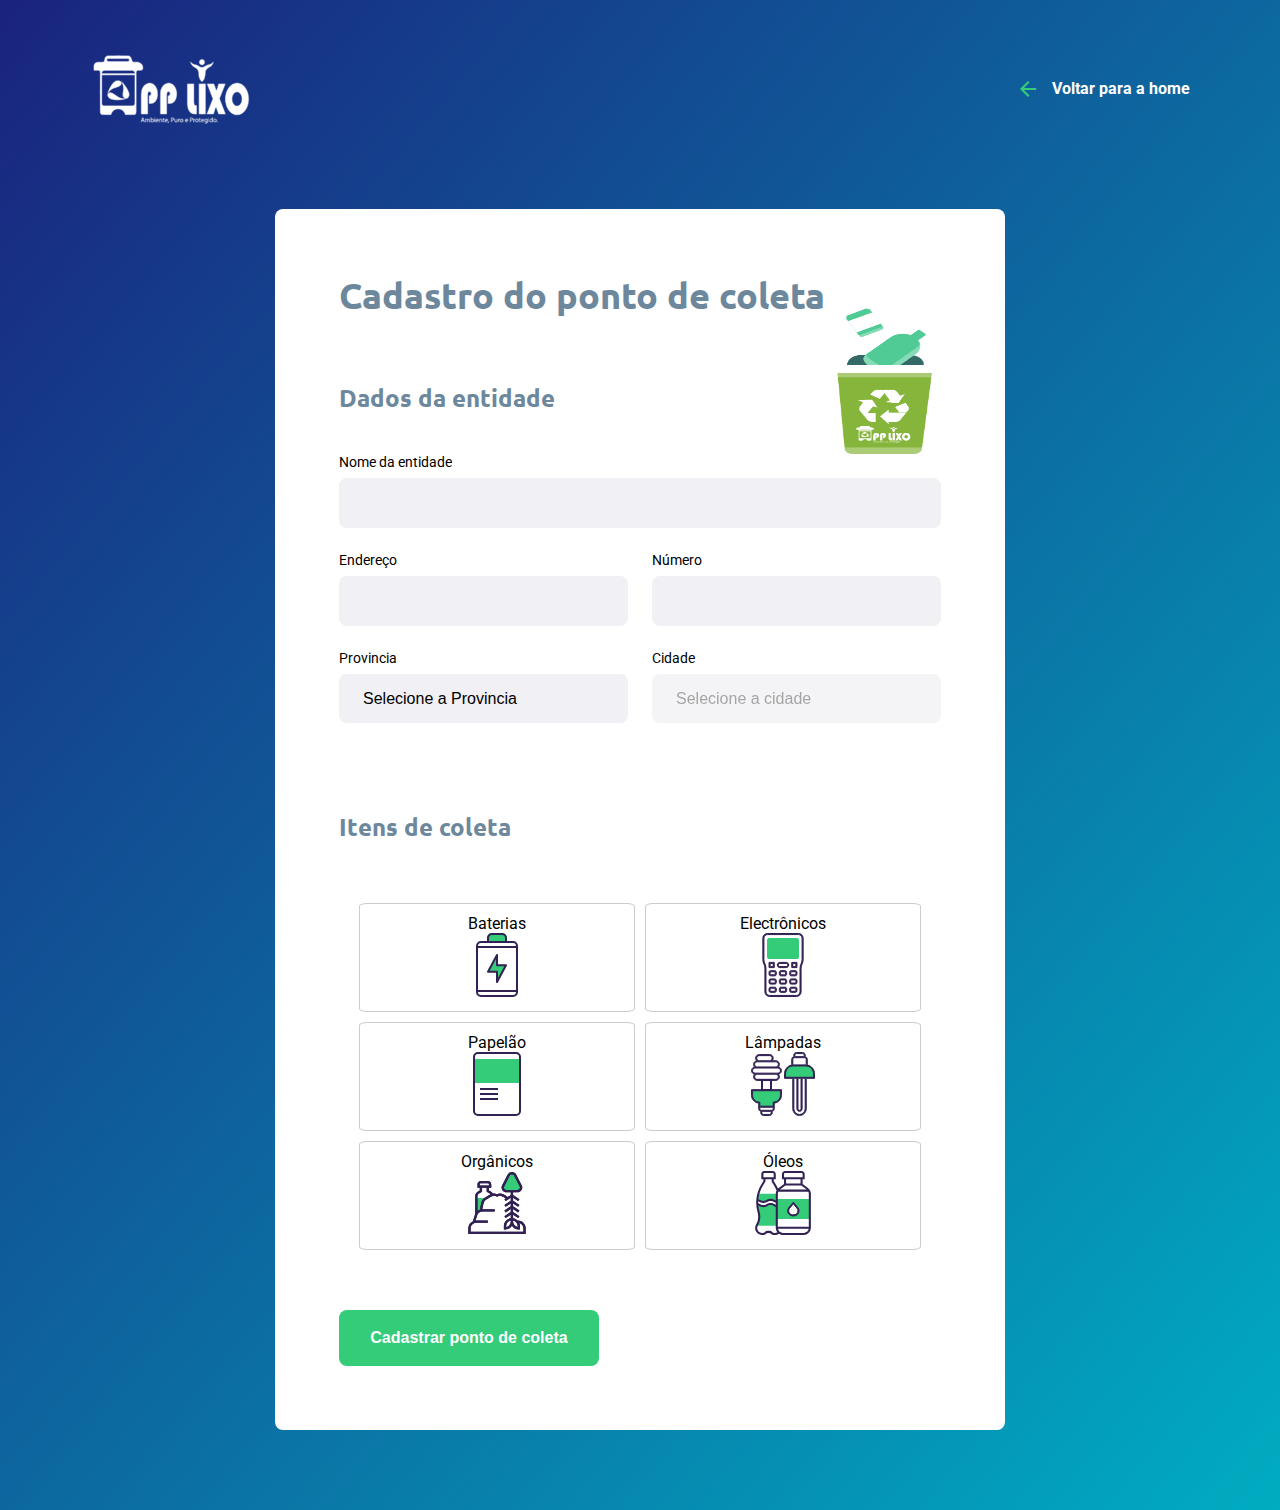
<file: create-Point.html>
<!DOCTYPE html>
<html lang="pt">
<head>
    <meta charset="UTF-8">
    <meta name="viewport" content="width=device-width, initial-scale=1.0">
     <link href="./assets/icones/APP LIXO LOGO 12_Prancheta 1.png" rel="icon">
    <link rel="preconnect" href="https://fonts.gstatic.com">
    <link href="https://fonts.googleapis.com/css2?family=Roboto:wght@400;700&family=Ubuntu:wght@700&display=swap" rel="stylesheet">

    <link href="https://fonts.googleapis.com/icon?family=Material+Icons"
      rel="stylesheet">

    <link rel="stylesheet" href="styles/main.css">
    <link rel="stylesheet" href="styles/create-point.css">

    <link rel="stylesheet" href="styles/responsive.css">
    
    <title>Criar ponto de coleta</title>
</head>
<body>

    <div id="page-create-point">

            <header>
                <img src="./assets/icones/logo.png" alt="logo App Lixo">
                <a href="index.html">
                    <span class="material-icons">
                        arrow_back
                    </span>
                    Voltar para a home
                </a>
            </header>

            <form action="">
                <h1>Cadastro do ponto de coleta</h1>

                <fieldset>
                    <legend>
                        <h2>Dados da entidade</h2>
                    </legend>
                    <div class="imagesr"><img src="assets/icones/rabish.png"></div>
                    <div class="field">
                        <label for="">Nome da entidade</label>
                        <input type="text" name="name">
                    </div>

                    <div class="field-group">
                        <div class="field">
                            <label for="address">Endereço</label>
                            <input type="text" name="address">
                        </div>
                        <div class="field">
                            <label for="address2">Número</label>
                            <input type="number" name="address2">

                        </div>
                    </div>

                    <div class="field-group">
                        <div class="field">
                            <label for="state">Provincia</label>
                            <select name="uf">
                                <option value="">Selecione a Provincia</option>

                            </select>
                            
                        </div>

                        <div class="field">
                            <label for="city">Cidade</label>
                            <select name="city" disabled>
                                <option value="">Selecione a cidade</option>

                            </select>
                            
                        </div>

                    </div>
            
                </fieldset>

                <fieldset>
                    <legend>
                        <h2>Itens de coleta</h2>
                    </legend>

                    <div class="grid-container">
                        <div class="grid-item"> 
                            <figcaption>Baterias</figcaption>
                            <img src="assets/icones/baterias.svg"></div>
                        <div class="grid-item"> 
                            <figcaption>Electrônicos</figcaption>
                            <img src="assets/icones/eletronicos.svg">
                        </div>
                        <div class="grid-item">
                            <figcaption>Papelão</figcaption>
                            <img src="assets/icones/papeis-papelao.svg">
                        </div>
                        <div class="grid-item">  
                             <figcaption>Lâmpadas</figcaption>
                            <img src="assets/icones/lampadas.svg">
                        </div>
                        <div class="grid-item">  
                            <figcaption>Orgânicos</figcaption>
                             <img src="assets/icones/organicos.svg">
                       </div>
                       <div class="grid-item">  
                        <figcaption>Óleos</figcaption>
                                                   <img src="assets/icones/oleo.svg">
                   </div>
                      </div>

                </fieldset>
                                             
                <button type="submit"> Cadastrar ponto de coleta</button>
               
            </form>

    </div>

    <script src="scripts/create-point.js"></script>
    
</body>
</html>
</file>
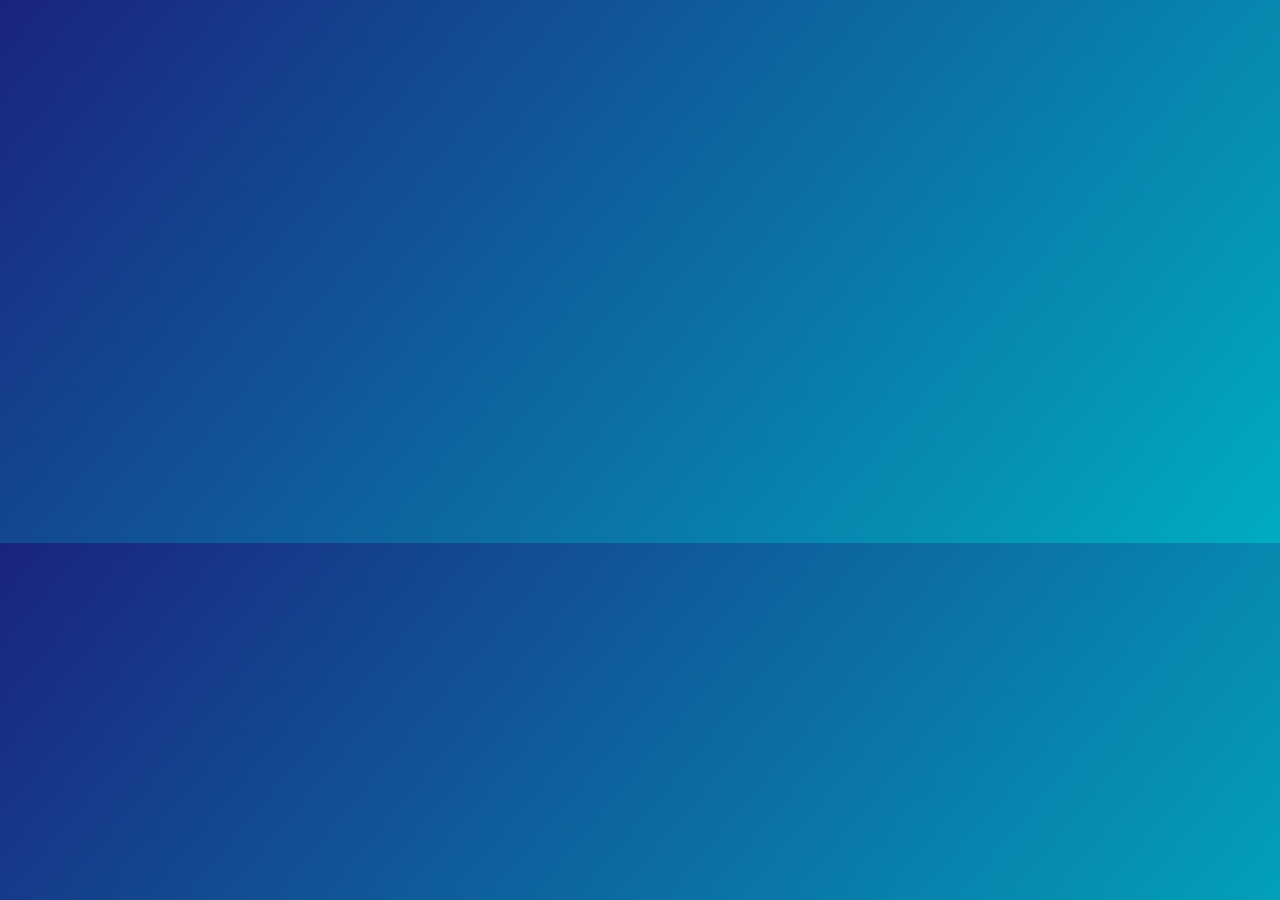
<file: recolha.html>
<!DOCTYPE HTML>
<html>
<head>
  <link href="./assets/icones/APP LIXO LOGO 12_Prancheta 1.png" rel="icon">
 <link rel="stylesheet" href="styles/main.css">
    <link rel="stylesheet" href="styles/home.css">
<title> App Lixo </title>
 </head>
<style>
*{ box-sizing:border-box;

}

</style>
<body>

    <iframe
      id="JotFormIFrame-241063978464566"
      title="Agendar Recolha "
      onload="window.parent.scrollTo(0,0)"
      allowtransparency="true"
      allow="geolocation; microphone; camera; fullscreen"
      src="https://form.jotform.com/241063978464566"
      frameborder="0"
      style="min-width:100%;max-width:100%;height:539px;border:none;"
      scrolling="no"
    >
    </iframe>
    <script src='https://form.jotform.com/s/umd/latest/for-form-embed-handler.js'></script>
    <script>window.jotformEmbedHandler("iframe[id='JotFormIFrame-241063978464566'", "https://form.jotform.com/")</script>
    

</body>
</html>
</file>
<file: styles/main.css>
:root {
    --title-color: #6d889c;
    --primary-color: #34cb79;
  
}

* {
    margin: 0;
    padding: 0;
    box-sizing:border-box;
}


html {
    font-family: 'Roboto', sans-serif;
}



/* Estilos para o gradiente de fundo */
body {
    background: linear-gradient(130deg, #1a237e, #00acc1);
    margin: 0;
    font-family: 'Roboto', sans-serif;
}

/* Resto dos estilos (seus estilos já existentes) */

a {
    text-decoration: none;
}

h1, h2, h3, h4, h5, h6 {
    font-family: 'Ubuntu', sans-serif;
    color: var(--title-color);
}
</file>
<file: styles/create-point.css>
* {
    box-sizing: border-box;
    margin: 0;
    padding: 0;
}
.grid-container {
    display: grid;
    grid-template-columns: repeat(2, 1fr);
    grid-template-rows: repeat(2, 1fr);
    gap: 10px;
    padding: 20px;
  }
  
  .grid-item {
    border: 1px solid #ccc;
    padding: 10px;
    text-align: center;
    border-radius: 3%;

  }
.grid-item:hover {
    background-color: #aaf5cb;
    transition: 1s;
    
  }
  
  .grid-item img {
    max-width: 100%;
    max-height: 100%;
  }

  
#page-create-point {
    width: 90%;
    max-width: 1100px;

    margin: 0 auto;
}
.imagesr{
    position: relative;
   width: 100%;
}
.imagesr img{
    position: absolute;
    width:110px;
    height:150px;
    right: 0;
   bottom: 0;
   opacity: 0.8;
}

.imagesslide{
    display: block;
    box-sizing: border-box;

}
.imagesslide img{
    width: 50px;
    height: 90px;
    margin: 10px;
}
#page-create-point header {
    margin-top: 48px;
    display: flex;
    justify-content: space-between;
    align-items: center;

}

#page-create-point header a {
    color: rgb(255, 255, 255);
    font-weight: bold;
    display: flex;
    align-items: center;
}

#page-create-point header a span {
    margin-right: 16px;
    display: flex;
    width: 20px;
    height: 20px;
    color: #34cb79;
    align-items: center;
}

form {
    background-color: #fff;

    margin: 80px auto;
    padding: 64px;

    border-radius: 8px;

    max-width: 730px;

}

form h1 {
    font-size: 36px;

}

form fieldset {
    margin-top: 64px;

    border: 0;
}

form legend {
    margin-bottom: 40px;
}

form legend h2 {
    font-size: 24px;
}

form .field {
    display: flex;
    flex-direction: column;
    flex: 1;

    margin-bottom: 24px;
}

form .field-group {
    display: flex;
    
}

form input, form select {
    background-color: #f0f0f5;
    border: 0;
    padding: 16px 24px;
    font-size: 16px;

    border-radius: 8px;

    outline: none;
}

form select {
    -webkit-appearance: none;
    -moz-appearance: none;
    appearance: none;
}

form label {
    font-size: 14px;
    margin-bottom: 8px;
}

form .field-group .field + .field {
    margin-left: 24px;
}

form button {
    width: 260px;
    height: 56px;

    background-color: var(--primary-color);
    border: 0;
    border-radius: 8px;

    color: #fff;
    font-weight: bold;
    font-size: 16px;

    margin-top: 40px;

    transition: 400ms;
}

form button:hover {
    background-color: #2fb86e;
}

@media screen and (max-width: 768px) {
    .grid-container {
        grid-template-columns: 1fr;
        grid-template-rows: auto;
        padding: 10px;
        gap: 5px;
    }

    .imagesslide img {
        width: 30px;
        height: 60px;
        margin: 5px;
    }

    form {
        margin: 40px auto;
        padding: 32px;
        max-width: 100%;
    }

    form button {
        width: 100%;
        margin-top: 20px;
    }

    .imagesr img {
        width: 80px;
        height: 110px;
    }
    .field{ width: 130px;}
}
</file>
<file: styles/responsive.css>
@media (max-width: 900px) {
    #page-home {
        background-position-x: 71vw;
    }

    #page-home .content {
        align-items: center;
        text-align: center;
    }

    #page-home header a {
        position: absolute;
        bottom: 48px;
        left: 50%;
        transform: translateX(-50%)
    }

    #page-home main {
        align-items: center;
    }


}

@media (min-width: 1700px) {
    #page-home {
        background-position-x: 40vw;
    }
}

@media (max-height:760px) {
    #page-home {
        background-position-y: 200px;
    }
}
</file>
<file: styles/home.css>
@import url("https://fonts.googleapis.com/css?family=Open+Sans&display=swap");
#page-home {
    height: 130vh;
    background: url('../assets/icones/home-background.png') no-repeat;
    background-position: 55vw bottom;

}
.logo{ margin-left: 100px;}
.Solicite:hover{transition:0.5s;}
.principal div{
 margin-left: 100px;
   margin-right: auto;
}
.principal h1{
    color: white;
}
header img{
    width:160px;
    height:70px;
    padding: 0;
}
::-webkit-scrollbar{
    width: 6px;
    height: 4px;
}
::-webkit-scrollbar-thumb{
    background-color: #2fb86e;
}
.nav{
left: 0;
position:absolute;
height:180%;
background-color: whitesmoke;
top: 0;
width:195px;
margin-right: 20px;
z-index: 99;

}

#page-home .content {
    width: 90%;
    max-width: 1100px;
    height: 100%;

    margin: 0 auto;

    display: flex;
    flex-direction: column;
}

#page-home header {
    margin-top: 30px;

    display: flex;
    align-items: center;
    justify-content: space-between;
}

#page-home header a {
    display: flex;
    color: white;
    font-weight: 700;

}

#page-home header a span {
    
    display: flex;
    margin-right: 16px;
    height:20px;
    width: 20px;
    color: #34cb79;
    align-items: center;

}

#page-home main {
    max-width: 560px;

    flex: 1;

    display: flex;
    flex-direction: column;
    justify-content: center;
    
}

#page-home main h1 {
    font-size: 54px;
}

#page-home main p {
    font-size: 24px;
    line-height: 38px;
    margin-top: 24px;
    letter-spacing: 1px

}

#page-home main a{
    width: 100%;
    max-width: 360px;
    background-color: var(--primary-color);
    height: 72px;

    border-radius: 8px;

    align-items: center;
    display: flex;

    margin-top: 40px;


    transition: 400ms;
}

#page-home main a:hover {
    background-color: #2fb86e;
}

#page-home main a span {
    width: 72px;
    height:72px;

    border-top-left-radius: 8px;
    border-bottom-left-radius: 8px;

    background-color: rgba(0,0,0,0.08);

    display: flex;
    align-items: center;
    justify-content: center;

}

.material-icons main a span::after {
    content: "";
    width: 20px;
    height: 20px;
}

.Solicite span{color: white;}

#page-home main a strong {
    flex: 1;
    color: #fff;
    text-align: center;

}

/* styles.css */

/* Estilos para o menu de navegação */
.nav {
    background-color: #26a64c;
    padding: 15px;
    border-radius: 3px;
}

.nav ul {
    list-style-type: none;
    padding: 0;
    margin: 0;
    
}

.nav li {
    margin-bottom: 10px;
    
}

.nav a {
    color: #fff;
    text-decoration: none;
    display: flex;
    align-items: center;
    gap: 10px;
    transition: background-color 0.3s, padding 0.3s;
     height: 35px;
    
}
.nav div {
  margin-top: 85px;
  margin-left:6px;
}
.nav a:hover {
    background-color: #2e7d32;
    padding: 10px;
    border-radius: 5px;
    transition: 1s;
}

/* Resto dos estilos (seus estilos já existentes) */

/* styles.css */


/* Resto dos estilos (seus estilos já existentes) */


/* Responsive Styles for Smartphone Screens */
@media screen and (max-width: 768px) {

.slide{
    display:none;
}
* {
    box-sizing: border-box;
    margin: 0;
    padding: 0;
}

body {
    font-family: "Open Sans", sans-serif;
}

#page-home {
    background: url('../assets/icones/home-background.png') no-repeat;
    background-position: center bottom;
    background-size: cover;
height:70vh;

}

.logo {
    margin-left: 20px;
}

.principal div {
    margin: 0 20px;
}

header img {
    width: 120px;
    height: auto;
}

.nav {
    position: fixed;
    top: 0;
    left: -200px;
    width: 200px;
    height: 100vh;
    background-color: #26a64c;
    padding: 15px;
    display: none;
    flex-direction: column;
    justify-content: flex-start;
    transition: left 0.3s ease-in-out;
    z-index: 999;
}

.nav.show {
    left: 0;
}

.nav ul {
    list-style-type: none;
    padding: 0;
    margin: 0;
}

.nav li {
    margin-bottom: 10px;
}

.nav a {
    color: #fff;
    text-decoration: none;
    display: flex;
    align-items: center;
    gap: 10px;
    transition: background-color 0.3s, padding 0.3s;
    height: 35px;
}

.nav div {
    margin-top: 85px;
    margin-left: 6px;
}

.nav a:hover {
    background-color: #2e7d32;
    padding: 10px;
    border-radius: 5px;
}

#page-home .content {
    max-width: 1100px;
    margin: 0 auto;
    padding: 0 20px;
}

#page-home header {
    margin-top: 30px;
    display: flex;
    align-items: center;
    justify-content: space-between;
}

#page-home main {
    flex: 1;
    display: flex;
    flex-direction: column;
    justify-content: center;
    text-align: center;
    padding: 20px;
}

#page-home main h1 {
    font-size: 36px;
    margin-bottom: 10px;
}

#page-home main p {
    font-size: 18px;
    line-height: 28px;
    margin-top: 20px;
}

#page-home main a {
    max-width: 360px;
    background-color: var(--primary-color);
    border-radius: 8px;
    display: flex;
    margin-top: 30px;
    transition: background-color 0.4s;
    align-items: center;
    justify-content: center;
    padding: 10px;
}

#page-home main a:hover {
    background-color: #2fb86e;
}

#page-home main a span {
    width: 60px;
    height: 60px;
    border-top-left-radius: 8px;
    border-bottom-left-radius: 8px;
    background-color: rgba(0, 0, 0, 0.08);
    display: flex;
    align-items: center;
    justify-content: center;
}

#page-home main a strong {
    flex: 1;
    color: #fff;
    text-align: center;
}

    #page-home {
        background-position: center center;
        padding: 10px;
    }

    .logo {
        margin-left: 10px;
    }

    .nav {
        left: -100%;
        width: 100%;
    }

    .nav.show {
        left: 0;
    }

    header img {
        width: 100px;
    }

    .principal div {
        margin: 0 10px;
    }

    #page-home main h1 {
        font-size: 24px;
        margin-bottom: 8px;
    }

    #page-home main p {
        font-size: 16px;
        line-height: 24px;
        margin-top: 15px;
    }

    #page-home main a {
        margin-top: 20px;
        padding: 8px;
    }

    #page-home main a span {
        width: 40px;
        height: 40px;
    }

    #page-home main a strong {
        font-size: 16px;
    }
}
</file>
